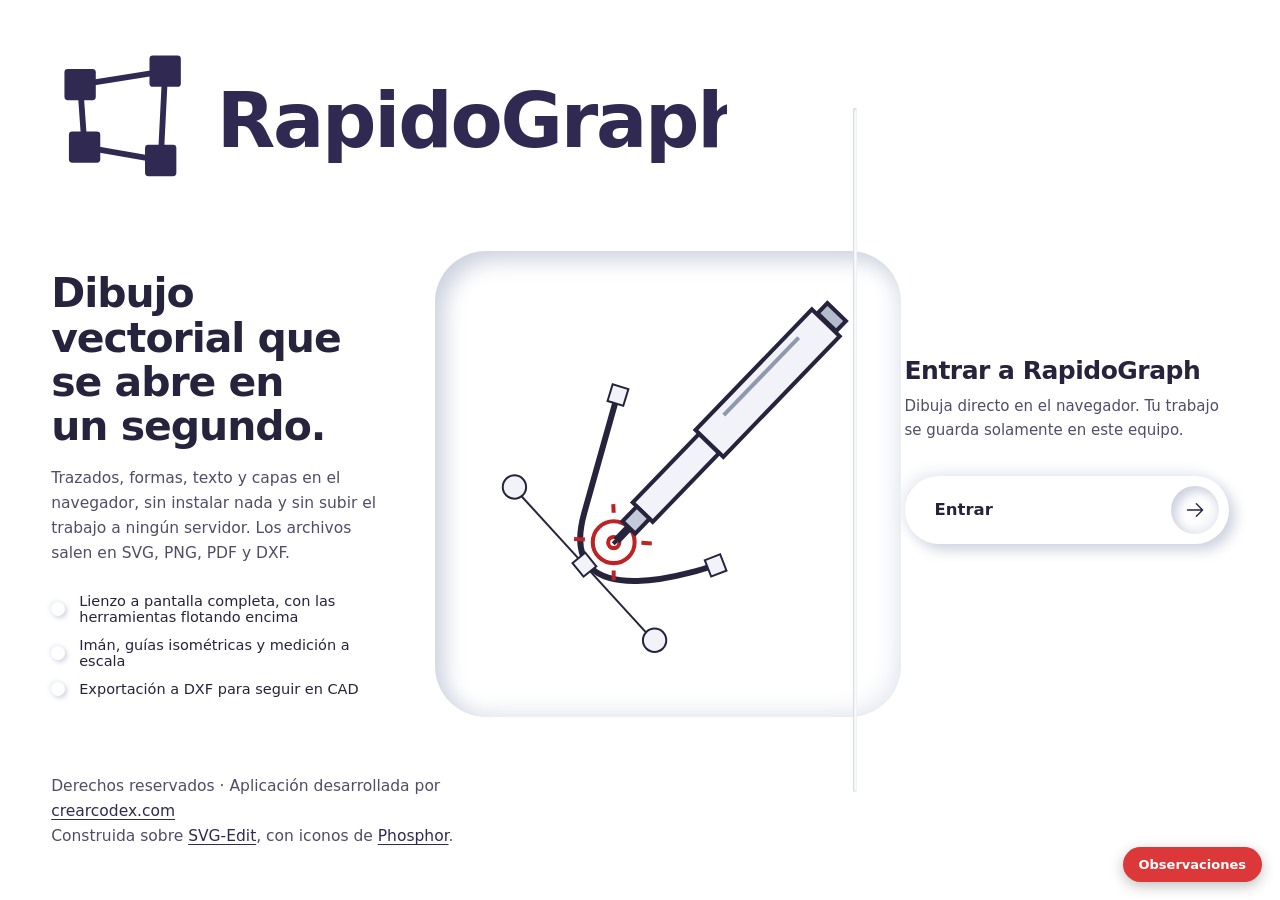
<file: index.html>
<!DOCTYPE html>
<html>

<head>
  <meta charset="utf-8" />
  <meta http-equiv="X-UA-Compatible" content="IE=edge, chrome=1" />
  <meta name="viewport" content="width=device-width, initial-scale=1.0, maximum-scale=1.0, user-scalable=no" />
  <meta name="mobile-web-app-capable" content="yes">
  <!-- No-op until loaded dynamically (could make configurable) -->
  <link rel="icon" href="./marca/glifo.svg">
  <!-- STYLESHEETS (others loaded dynamically) -->
  <style id="styleoverrides" media="screen"></style>
  <link href="./svgedit.css" rel="stylesheet" media="all">
  <script>
    // GitHub Pages deja cada archivo 10 minutos en la caché del navegador. Los
    // propios de RapidoGraph cambian seguido, así que se piden con una marca
    // distinta en cada carga; el motor de SVG-Edit sí se sigue cacheando.
    window.RG_VERSION = '?v=' + Date.now()
    document.write('<link href="./personalizacion.css' + RG_VERSION + '" rel="stylesheet" media="all">' +
      '<link href="./rapidograph.css' + RG_VERSION + '" rel="stylesheet" media="all">' +
      '<link href="./rapidograph-relieve.css' + RG_VERSION + '" rel="stylesheet" media="all">')
  </script>
  <!-- Lacking browser support -->
  <script type="module" src="./browser-not-supported.js"></script>
  <title>RapidoGraph</title>
</head>

<body style="margin:0">
<script>
  // Si el dibujo guardado del navegador quedó corrupto (causaba el aviso
  // "Unable to load SVG data" al abrir), se descarta antes de arrancar.
  try {
    for (const clave of Object.keys(localStorage)) {
      if (!clave.startsWith('svgedit-')) continue
      const valor = localStorage.getItem(clave) || ''
      if (valor && !valor.includes('<svg')) localStorage.removeItem(clave)
    }
  } catch (e) { /* sin almacenamiento */ }
</script>

  <!-- svgedit container can be positionned anywhere in the DOM
       but it must have a width and a height -->
  <!--
  <h1>SVGEdit</h1>
  <div id="container" style="width:100%;height:550px"></div>
  <h1>End</h1>
  -->
  <div id="container" style="width:100%;height:100vh"></div>
</body>
<!-- If you do not wish to add extensions by URL, you can add calls
      within the following file to svgEditor.setConfig -->
<script type="module">
  import Editor from './Editor.js'
  /* for available options see the file `docs/tutorials/ConfigOptions.md */
  const svgEditor = new Editor(document.getElementById('container'))
  svgEditor.setConfig({
    allowInitialUserOverride: true,
    extensions: [],
    noDefaultExtensions: false,
    // guarda preferencias y dibujo localmente SIN preguntar: el diálogo de
    // consentimiento de almacenamiento se abría invisible y bloqueaba el mouse
    forceStorage: true,
    // Lienzo de sensación infinita: la página es enorme y no se dibuja su borde.
    // Las reglas propias de SVG-Edit se apagan; RapidoGraph pinta las suyas.
    dimensions: [6000, 4500],
    canvas_expansion: 1.2,
    showRulers: false,
    userExtensions: [/* { pathName: '/packages/react-test/dist/react-test.js' } */]
  })
  svgEditor.init()
  if (typeof XDOMAIN !== 'undefined' && XDOMAIN) {
    svgEditor.setConfig({
      canvasName: 'xdomain', // Namespace this
      allowedOrigins: ['*']
    })
    console.info('xdomain config activated')
  }
</script>
<script type="module">
  for (const modulo of ['./rapidograph.js', './anotador.js']) {
    import(modulo + window.RG_VERSION).catch(e => console.error('No cargó ' + modulo, e))
  }
</script>

</html>
</file>
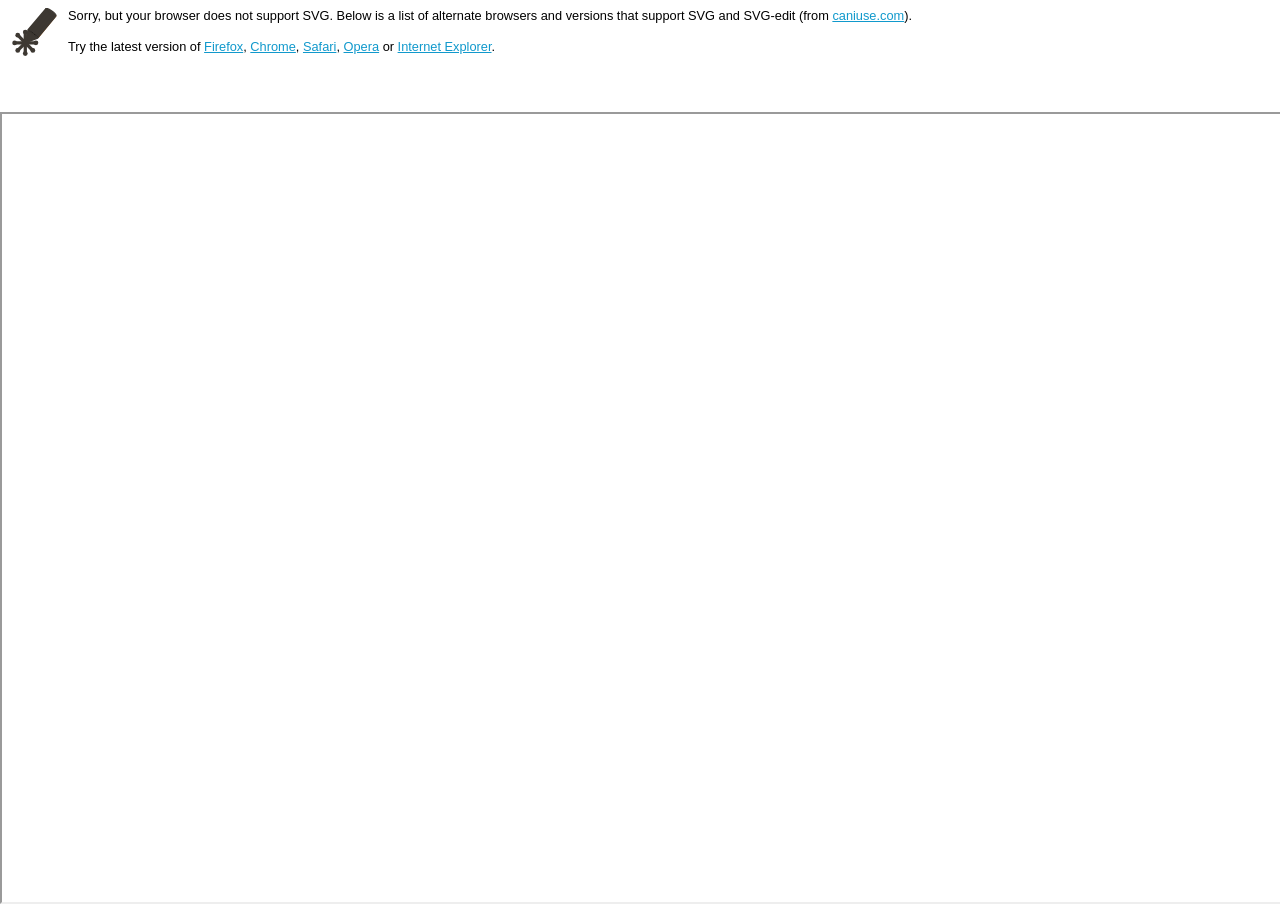
<file: browser-not-supported.html>
<!DOCTYPE html>
<html>
  <head>
    <meta charset="utf-8" />
    <meta http-equiv="X-UA-Compatible" content="chrome=1"/>
    <link rel="icon" type="image/png" href="images/logo.svg"/>
    <link rel="stylesheet" href="svgedit.css"/>
    <title>Browser does not support SVG | SVG-edit</title>
    <style>
      body {
        margin: 0;
        overflow: hidden;
      }
      p {
        font-size: 0.8em;
        font-family: Verdana, Helvetica, Arial;
        color: #000;
        padding: 8px;
        margin: 0;
      }
      #logo {
        float: left;
        padding: 10px;
      }
      #caniuse {
        position: absolute;
        top: 7em;
        bottom: 0;
        width: 100%;
      }
      #caniuse > iframe {
        height: 100%;
        width: 100%;
      }
    </style>
  </head>
  <body>
    <img id="logo" src="images/logo.svg" width="48" height="48" alt="SVG-edit logo" />
    <p>Sorry, but your browser does not support SVG. Below is a list of
        alternate browsers and versions that support SVG and SVG-edit
        (from <a href="https://caniuse.com/#cats=SVG">caniuse.com</a>).
    </p>
    <p>Try the latest version of
        <a href="https://www.getfirefox.com">Firefox</a>,
        <a href="https://www.google.com/chrome/">Chrome</a>,
        <a href="https://www.apple.com/safari/">Safari</a>,
        <a href="https://www.opera.com/download">Opera</a> or
        <a href="https://support.microsoft.com/en-us/help/17621/internet-explorer-downloads">Internet Explorer</a>.
    </p>
    <div id="caniuse">
      <iframe src="https://caniuse.com/#cats=SVG"></iframe>
    </div>
  </body>
</html>
</file>
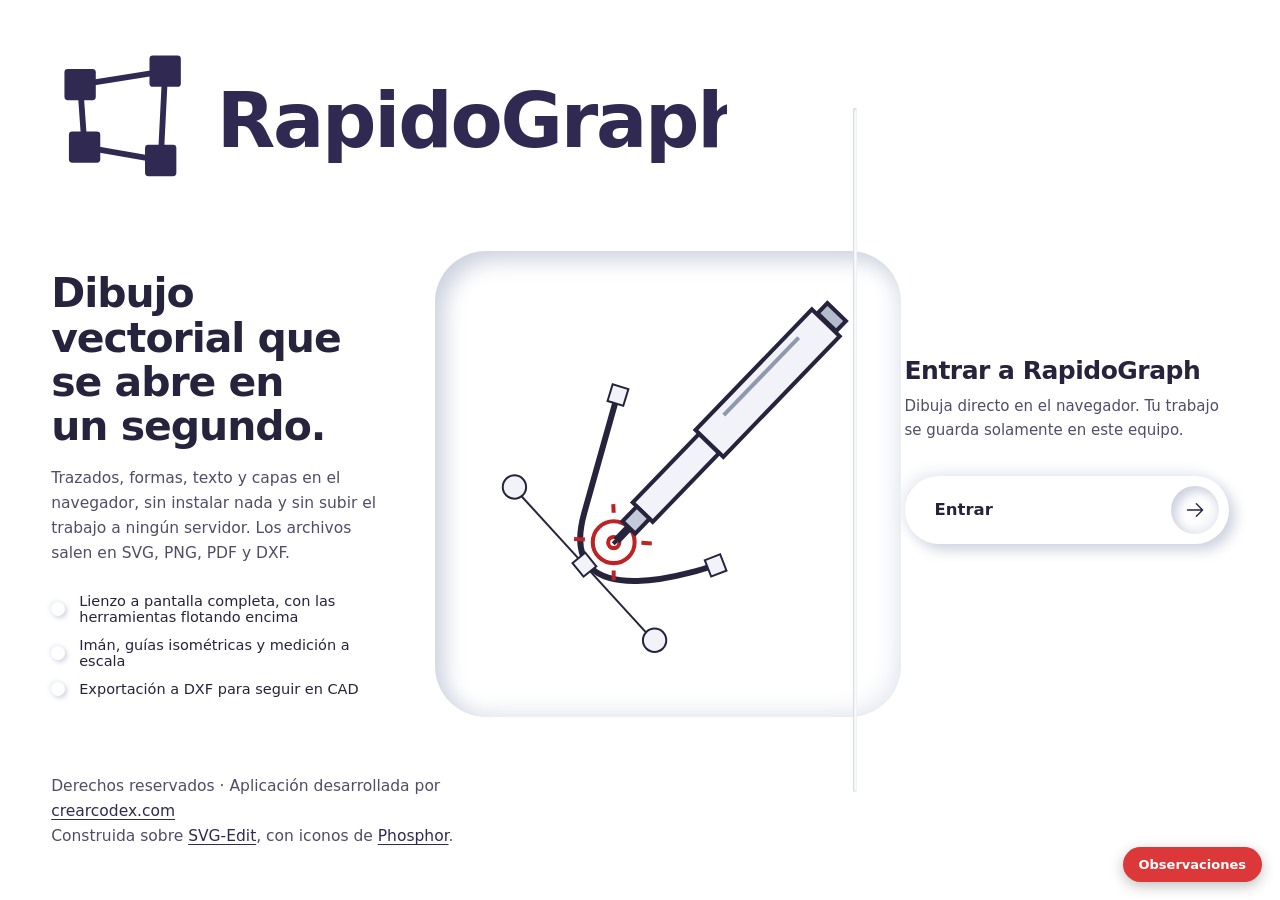
<file: inicio.html>
<!DOCTYPE html>
<html lang="es">

<head>
  <meta charset="utf-8" />
  <meta name="viewport" content="width=device-width, initial-scale=1" />
  <title>RapidoGraph — dibujo vectorial</title>
  <link rel="icon" href="./marca/glifo.svg" />
  <style>
    /* Misma superficie en relieve que el editor: un solo tono, y la forma la dan
       una sombra de luz arriba a la izquierda y otra de sombra abajo a la derecha. */
    :root {
      --nm-base: #ffffff;
      /* sobre blanco el relieve lo da la sombra gris; arriba a la izquierda queda
         un halo muy tenue que termina de dibujar cada forma */
      --nm-luz: #eef1f6;
      --nm-sombra: #cbd1de;
      --nm-sombra-honda: #b9c1d1;
      --nm-tinta: #26243d;         /* 14.9:1 sobre blanco */
      --nm-tinta-suave: #4f4d68;   /* 8.1:1 */
      --nm-acento: #bd2325;        /* 6.1:1 */
      --nm-indigo: #302a52;

      --nm-relieve: 6px 6px 14px var(--nm-sombra), -6px -6px 14px var(--nm-luz);
      --nm-relieve-alto: 10px 14px 26px var(--nm-sombra-honda), -9px -9px 20px var(--nm-luz);
      --nm-relieve-bajo: 2px 2px 5px var(--nm-sombra), -2px -2px 5px var(--nm-luz);
      --nm-hundido: inset 5px 5px 11px var(--nm-sombra), inset -5px -5px 11px var(--nm-luz);
      --nm-bandeja: inset 9px 9px 22px var(--nm-sombra), inset -9px -9px 22px var(--nm-luz);

      --nm-tiempo: 200ms;
      --nm-curva: cubic-bezier(0.22, 1, 0.36, 1);
    }

    * { box-sizing: border-box; }

    html { background: var(--nm-base); }

    body {
      margin: 0;
      min-height: 100vh;
      display: grid;
      grid-template-columns: 2fr 1fr;
      font-family: 'Segoe UI', Inter, system-ui, sans-serif;
      color: var(--nm-tinta);
      background: var(--nm-base);
    }

    ::selection { background: rgba(48, 42, 82, .22); }

    /* ---------- presentación ---------- */
    .presentacion {
      padding: clamp(28px, 4vw, 64px);
      display: flex;
      flex-direction: column;
      justify-content: space-between;
      gap: clamp(24px, 3vw, 40px);
      min-width: 0;
    }

    .presentacion img.logo {
      display: block;
      width: min(720px, 90%);
      height: auto;
    }

    .contenido {
      display: grid;
      grid-template-columns: minmax(340px, 1fr) auto;
      align-items: center;
      gap: clamp(28px, 3.4vw, 56px);
    }

    h1 {
      margin: 0 0 18px;
      max-width: 20ch;
      font-size: clamp(30px, 3.2vw, 46px);
      line-height: 1.08;
      letter-spacing: -0.025em;
      text-wrap: balance;
    }

    .presentacion p {
      margin: 0;
      max-width: 46ch;
      font-size: 15.5px;
      line-height: 1.6;
      color: var(--nm-tinta-suave);
    }

    .capacidades {
      list-style: none;
      margin: 28px 0 0;
      padding: 0;
      display: grid;
      gap: 12px;
      font-size: 14.5px;
      color: var(--nm-tinta);
    }

    .capacidades li {
      display: flex;
      align-items: center;
      gap: 14px;
    }

    /* la viñeta es un botón en miniatura, del mismo relieve que los del editor */
    .capacidades li::before {
      content: "";
      flex: 0 0 auto;
      width: 14px;
      height: 14px;
      border-radius: 50%;
      background: var(--nm-base);
      box-shadow: var(--nm-relieve-bajo);
    }

    /* el dibujo del lápiz descansa en una bandeja hundida en la superficie */
    .vitrina {
      justify-self: end;
      padding: clamp(18px, 2.2vw, 36px);
      border-radius: clamp(32px, 4vw, 60px);
      background: var(--nm-base);
      box-shadow: var(--nm-bandeja);
    }

    /* grande, pero sin salirse: el alto de la ventana también manda */
    .vitrina img {
      display: block;
      width: clamp(260px, min(32vw, 46vh), 720px);
      height: auto;
    }

    .pie {
      font-size: 12.5px;
      line-height: 1.7;
      color: var(--nm-tinta-suave);
    }

    .pie a {
      color: var(--nm-indigo);
      text-underline-offset: 3px;
    }

    .pie a:focus-visible,
    #entrar:focus-visible {
      outline: 2px solid var(--nm-indigo);
      outline-offset: 4px;
    }

    /* ---------- ingreso ---------- */
    .ingreso {
      position: relative;
      display: flex;
      align-items: center;
      justify-content: center;
      padding: clamp(28px, 4vw, 64px);
    }

    /* surco que separa las dos zonas sin dibujar una barra */
    .ingreso::before {
      content: "";
      position: absolute;
      left: 0;
      top: 12%;
      bottom: 12%;
      width: 4px;
      border-radius: 4px;
      background: var(--nm-base);
      box-shadow: inset 1px 1px 2px var(--nm-sombra), inset -1px -1px 2px var(--nm-luz);
    }

    .entrada {
      width: 100%;
      max-width: 360px;
    }

    h2 {
      margin: 0 0 10px;
      font-size: 25px;
      letter-spacing: -0.02em;
    }

    .subtitulo {
      margin: 0 0 34px;
      font-size: 15px;
      line-height: 1.55;
      color: var(--nm-tinta-suave);
    }

    #entrar {
      width: 100%;
      display: flex;
      align-items: center;
      justify-content: space-between;
      gap: 16px;
      font: inherit;
      font-size: 16.5px;
      font-weight: 600;
      color: var(--nm-tinta);
      background: var(--nm-base);
      border: 0;
      border-radius: 999px;
      padding: 10px 10px 10px 30px;
      box-shadow: var(--nm-relieve);
      cursor: pointer;
      transition: transform var(--nm-tiempo) var(--nm-curva), box-shadow var(--nm-tiempo) ease, color var(--nm-tiempo) ease;
    }

    /* la flecha vive en su propio círculo hundido: es lo que cambia al pulsar */
    #entrar .flecha {
      flex: 0 0 auto;
      display: grid;
      place-items: center;
      width: 48px;
      height: 48px;
      border-radius: 50%;
      background: var(--nm-base);
      box-shadow: var(--nm-hundido);
      color: var(--nm-tinta);
      transition: color var(--nm-tiempo) ease;
    }

    #entrar .flecha svg {
      display: block;
      transition: transform var(--nm-tiempo) var(--nm-curva);
    }

    #entrar:hover {
      transform: translateY(-3px);
      box-shadow: var(--nm-relieve-alto);
    }

    #entrar:hover .flecha svg { transform: translateX(3px); }

    #entrar:active {
      transform: translateY(0) scale(0.985);
      box-shadow: var(--nm-hundido);
      color: var(--nm-acento);
    }

    #entrar:active .flecha { color: var(--nm-acento); }
    #entrar:active .flecha svg { transform: translateX(6px) scale(0.9); }

    /* ---------- pantallas estrechas ---------- */
    @media (max-width: 1100px) {
      .contenido { grid-template-columns: 1fr; }
      .vitrina { justify-self: start; }
      .vitrina img { width: clamp(240px, min(58vw, 52vh), 520px); }
    }

    @media (max-width: 860px) {
      body { grid-template-columns: 1fr; }
      .presentacion { gap: 28px; }
      .ingreso { padding-top: 12px; }
      .ingreso::before { left: 12%; right: 12%; top: 0; bottom: auto; width: auto; height: 4px; }
      .entrada { max-width: 420px; }
    }

    @media (prefers-reduced-motion: reduce) {
      :root { --nm-tiempo: 0ms; }
      #entrar:hover, #entrar:active { transform: none; }
      #entrar:hover .flecha svg, #entrar:active .flecha svg { transform: none; }
    }
  </style>
</head>

<body>
  <section class="presentacion">
    <img class="logo" src="./marca/rapidograph-tinta.svg" alt="RapidoGraph" width="720" height="153" />
    <div class="contenido">
      <div>
        <h1>Dibujo vectorial que se abre en un segundo.</h1>
        <p>
          Trazados, formas, texto y capas en el navegador, sin instalar nada y sin subir
          el trabajo a ningún servidor. Los archivos salen en SVG, PNG, PDF y DXF.
        </p>
        <ul class="capacidades">
          <li>Lienzo a pantalla completa, con las herramientas flotando encima</li>
          <li>Imán, guías isométricas y medición a escala</li>
          <li>Exportación a DXF para seguir en CAD</li>
        </ul>
      </div>
      <div class="vitrina">
        <img src="./marca/lapiz-portada-relieve.svg" width="1200" height="1200"
          alt="Lápiz dibujando un trazado vectorial con nodos" />
      </div>
    </div>
    <p class="pie">
      Derechos reservados · Aplicación desarrollada por
      <a href="https://crearcodex.com">crearcodex.com</a><br>
      Construida sobre <a href="https://github.com/SVG-Edit/svgedit">SVG-Edit</a>,
      con iconos de <a href="https://phosphoricons.com">Phosphor</a>.
    </p>
  </section>

  <section class="ingreso">
    <div class="entrada">
      <h2>Entrar a RapidoGraph</h2>
      <p class="subtitulo">
        Dibuja directo en el navegador. Tu trabajo se guarda solamente en este equipo.
      </p>
      <button type="button" id="entrar">
        Entrar
        <span class="flecha" aria-hidden="true">
          <svg width="22" height="22" viewBox="0 0 256 256" fill="currentColor">
            <path d="M221.66,133.66l-72,72a8,8,0,0,1-11.32-11.32L196.69,136H40a8,8,0,0,1,0-16H196.69L138.34,61.66a8,8,0,0,1,11.32-11.32l72,72A8,8,0,0,1,221.66,133.66Z" />
          </svg>
        </span>
      </button>
    </div>
  </section>

  <script type="module">
    document.getElementById('entrar').addEventListener('click', () => {
      try {
        localStorage.setItem('rg_sesion', JSON.stringify({ correo: null, desde: new Date().toISOString() }))
      } catch { /* modo privado: el editor abre igual */ }
      location.href = './index.html'
    })
  </script>
  <script type="module">
    import('./anotador.js?v=' + Date.now()).catch(e => console.error('No cargó el anotador', e))
  </script>
</body>

</html>
</file>
<file: svgedit.css>
:root {
  --main-bg-color: #72797A;
  --text-color: #000000;
  --border-color: #808080;
  --canvas-bg-color: #B2B2B2;
  --link-color: #19c;
  --ruler-color: #B2B2B2;
  --icon-bg-color: #72797A;
  --icon-bg-color-hover: #2B3C45;
  --input-color: #B2B2B2;
  --orange-color: #f9bc01;
  --global-se-spin-input-width: 82px;
  --top-toolbar-min-height: 80px;
}

.svg_editor * {
  transform-origin: 0 0;
}

.svg_editor {
  display: grid;
  grid-template-rows: minmax(var(--top-toolbar-min-height), auto) 15px 1fr 40px;
  grid-template-columns: 40px 15px 50px 1fr 15px;
  grid-template-areas:
    "main main   main top top"
    "left corner rulerX rulerX side"
    "left rulerY workarea workarea side"
    "left bottom bottom bottom bottom";
  font-size: 8pt;
  background: var(--main-bg-color);
  font-family: Verdana, Helvetica, Arial;
  color: var(--text-color);
  user-select: text;
  width: 100%;
  height: 100%;
}

#title_panel>p {
  color: white;
  padding-left: 5px;
  padding-right: 3px;
  font-weight: bold;
}

/* class to open the right panel */
.svg_editor.open {
  grid-template-columns: 34px 15px 50px 1fr 220px;
}

#svgroot {
  user-select: none;
  position: absolute;
  top: 0;
  left: 0;
}

#workarea {
  grid-area: workarea;
  background-color: #A0A0A0;
  border: 1px solid var(--border-color);
  overflow: auto;
  text-align: center;
}

#svgcanvas {
  line-height: normal;
  display: inline-block;
  background: var(--canvas-bg-color);
  text-align: center;
  vertical-align: middle;
  position: relative;
}

#sidepanels {
  grid-area: side;
}

#sidepanel_handle {
  writing-mode: vertical-rl;
  text-orientation: upright;
  color: white;
  position: absolute;
  cursor: pointer;
  top: 50%;
}

.svg_editor:not(.open) #sidepanel_content {
  display: none;
}

a {
  color: var(--link-color);
}

hr {
  border: none;
  border-bottom: 1px solid var(--border-color);
}

#linkLabel>svg {
  height: 20px;
  padding-top: 4px;
}

#layersLabel {
  color: white;
}

#layerpanel {
  user-select: none;
  padding-left: 15px;
}

#layerbuttons {
  margin: 0;
  padding: 0;
  padding-left: 2px;
  padding-right: 2px;
  width: 125px;
  height: 20px;
  border: 0px;
  overflow: hidden;
  display: flex;
  justify-content: center;
  align-items: center;
}

#layerlist {
  margin: 1px;
  padding: 0;
  width: 132px;
  border-collapse: collapse;
  border: 1px solid var(--border-color);
  background-color: #FFFFFF;
}

#layerlist tr.layer {
  background-color: #FFFFFF;
  margin: 0;
  padding: 0;
}

#layerlist tr.layersel {
  border: 1px solid var(--border-color);
  background-color: #CCCCCC;
}

#layerlist td.layervis {
  width: 22px;
  cursor: pointer;
}

#layerlist td.layerinvis {
  background-image: none;
  cursor: pointer;
}

#layerlist td.layervis * {
  display: block;
}

#layerlist td.layerinvis * {
  display: none;
}

#layerlist td.layername {
  cursor: pointer;
}

#layerlist td.layername:hover {
  color: blue;
}

#layerlist tr.layersel td.layername {
  font-weight: bold;
}

#selLayerLabel {
  white-space: nowrap;
}

#selLayerNames {
  display: block;
  top: -8px;
  position: relative;
}

/* Main button
—————————————————————————————*/

#main_button {
  grid-area: main;
  color: #fff;
  border-radius: 3px;
  padding-block: 2px;
  padding-left: 3px;
  height: 34px;
}

#main_icon {
  position: relative;
  top: -2px;
  left: -2px;
  width: 95px;
  line-height: 26px;
}

#main_icon:hover {
  background: #eee !important;
}

#main_icon.buttondown {
  background: #eee !important;
  -moz-box-shadow: none !important;
  -webkit-box-shadow: none !important;
  box-shadow: none !important;
  border-radius: 3px 3px 0 0;
}

#logo {
  margin-top: -2px;
}

#logo img {
  border: 0;
  width: 28px;
  height: 28px;
}

#main_icon>div {
  float: left;
}

#main_button .dropdown {
  position: absolute;
  right: 7px;
  top: 4px;
}

#main_icon span {
  position: absolute;
  top: 0;
  left: 0;
  bottom: 0;
  right: 0;
  display: block;
  z-index: 2;
  font-weight: bold;
  padding-left: 34px;
  line-height: 32px;
  font-family: sans-serif;
}

#main_menu {
  z-index: 12;
  background: #eee;
  position: relative;
  width: 230px;
  padding: 5px;
  -moz-box-shadow: #555 1px 1px 4px;
  -webkit-box-shadow: #555 1px 1px 4px;
  box-shadow: #555 1px 1px 4px;
  font-size: 1.1em;
  display: none;
  overflow: hidden;
  clear: both;
  top: -9px;
}

#main_menu ul,
#main_menu li {
  list-style: none;
  margin: 0;
  padding: 0;
}

#main_menu li {
  /*  height: 35px;*/
  line-height: 22px;
  padding-top: 7px;
  padding-left: 7px;
  margin: -5px;
  overflow: auto;
  cursor: pointer;
}

#main_menu li:hover {
  background: #FFC;
}

#main_menu li>div {
  float: left;
  padding-right: 5px;
}

#main_menu p {
  margin-top: 5px;
}

/*—————————————————————————————*/

#tools_top {
  grid-area: top;
  display: flex;
  flex-direction: row;
  flex-wrap: wrap;
  align-items: flex-start;
  align-content: flex-start;
  background-color: var(--main-bg-color);
  min-height: var(--top-toolbar-min-height);
}

#tools_top>* {
  display: flex;
  flex-direction: row;
  flex-wrap: wrap;
  background-color: var(--main-bg-color);
}

/*—————————————————————————————*/

#tools_bottom {
  grid-area: bottom;
  overflow-x: auto;
  overflow-y: hidden;
  display: flex;
  align-items: center;
  scrollbar-width: thin;
  /* Firefox */
}

#tools_bottom::-webkit-scrollbar {
  /* Chrome, Edge, and Safari */
  width: 3px;
  height: 3px;
}

#tools_bottom se-list,
#tools_bottom se-select {
  margin-bottom: 8px;
}

#zoom {
  color: var(--text-color);
  background-color: var(--main-bg-color);
  border: none;
}

/*—————————————————————————————*/

#tools_left {
  grid-area: left;
  border-right: none;
  margin-left: auto;
  margin-right: auto;
  overflow-y: scroll;
  scrollbar-width: none;
  /* Firefox */
  user-select: none;
}

#tools_left::-webkit-scrollbar {
  /* Chrome, Edge, and Safari */
  width: 3px;
}

#tools_left::-webkit-scrollbar-track,
#tools_bottom::-webkit-scrollbar-track {
  background: transparent;
}

#tools_left::-webkit-scrollbar-thumb,
#tools_bottom::-webkit-scrollbar-thumb {
  background-color: rgb(70, 70, 70);
}

/* End scrollbar styling */

/*—————————————————————————————*/

#workarea.wireframe #svgcontent * {
  fill: none;
  stroke: #000;
  stroke-width: 1px;
  stroke-opacity: 1.0;
  stroke-dasharray: 0;
  opacity: 1;
  pointer-events: stroke;
  filter: none;
}

#workarea.wireframe #svgcontent text {
  fill: #000;
  stroke: none;
}

#workarea.wireframe #canvasBackground>rect {
  fill: #FFF !important;
}

#cur_context_panel {
  grid-area: rulerX;
  line-height: 22px;
  overflow: auto;
  padding-left: 5px;
  font-size: 12px;
  background: rgba(0, 0, 0, 0.8);
  color: #ccc;
}

#cur_context_panel a {
  float: none;
  text-decoration: none;
}

#cur_context_panel a:hover {
  text-decoration: underline;
}

input[type=text] {
  padding: 2px;
}

.dropdown {
  position: relative;
}

.dropdown button {
  width: 15px;
  height: 21px;
  margin: 6px 0 0 1px;
  padding: 0;
  border-left: 1px solid #FFFFFF;
  border-top: 1px solid #FFFFFF;
  border-right: 1px solid var(--border-color);
  border-bottom: 1px solid var(--border-color);
  background-color: #E8E8E8;
}

.dropdown button.down {
  border-left: 1px solid var(--border-color);
  border-top: 1px solid var(--border-color);
  border-right: 1px solid #FFFFFF;
  border-bottom: 1px solid #FFFFFF;
  background-color: #5a6162;
}

.dropdown ul {
  list-style: none;
  position: absolute;
  margin: 0;
  padding: 0;
  left: -85px;
  top: 26px;
  z-index: 4;
  display: none;
}

.dropup ul {
  top: auto;
  bottom: 24px;
}

.dropdown li {
  display: block;
  width: 120px;
  padding: 4px;
  background: #E8E8E8;
  border: 1px solid #5a6162;
  margin: 0 0 -1px 0;
  line-height: 16px;
}

.dropdown li:hover {
  background-color: #FFC;
}

.dropdown li.special {
  padding: 10px 4px;
}

.dropdown li.special:hover {
  background: #FFC;
}

#font_family_dropdown-list li {
  font-size: 1.4em;
}

#font_family {
  margin-left: 5px;
  margin-right: 0;
}

#main_menu li#tool_open,
#main_menu li#tool_import {
  position: relative;
  overflow: hidden;
}

#tool_image {
  overflow: hidden;
}

#tool_open input,
#tool_import input,
#tool_image input {
  position: absolute;
  opacity: 0;
  font-size: 10em;
  top: -5px;
  right: -5px;
  margin: 0;
  cursor: pointer;
  /* Sadly doesn't appear to have an effect */
}

.disabled {
  opacity: 0.5;
  cursor: default;
}

.tool_sep {
  border-left: 1px outset #EEE;
  margin: 5px 1px;
  height: 30px;
}

.width_label {
  padding-right: 5px;
}

#text {
  position: absolute;
  left: -9999px;
}

.bottom-icon {
  width: 22px;
}

#palette {
  margin-left: auto;
  margin-right: 16px;
  display: flex;
  align-items: center;
}

#stroke_expand {
  width: 0;
  overflow: hidden;
}

#toggle_stroke_tools {
  position: absolute;
  right: 0;
  top: 0;
  bottom: 0;
  width: 25px;
  text-align: center;
  border-radius: 0 3px 3px 0;
  margin: 0;
}

#toggle_stroke_tools:before {
  content: '>>';
  letter-spacing: -3px;
  font-weight: bold;
  color: #666;
}

.expanded #toggle_stroke_tools:before {
  content: '<<';
}

#toggle_stroke_tools:hover {
  background: white;
}

#tool_opacity {
  right: 0;
}

#tool_opacity {
  overflow: visible;
}

ul li.current {
  background-color: #F4E284;
}

#copyright {
  text-align: right;
  padding-right: .3em;
}

.overlay {
  position: absolute;
  top: 0;
  right: 0;
  left: 0;
  bottom: 0;
  background-color: black;
  opacity: 0.6;
  z-index: 5;
}

#save_output_btns {
  display: none;
  text-align: left;
}

#save_output_btns p {
  margin: .5em 1.5em;
  display: inline-block;
}

#bg_blocks {
  overflow: auto;
  margin-left: 30px;
}

/* ------------ */

.dropdown li.tool_button {
  width: 24px;
}
</file>
<file: personalizacion.css>
/* ---------------------------------------------------------------
   Personalización Archiblocks para SVG-Edit
   Paleta: grafito #3d3832 · crema #f6f6f7 · marfil #ffffff
           rojo #dc3839 · tinto #c2302f
   Tonos derivados para rellenos y bordes: #e8e8ec, #dfdfe4, #fbe3e3
   --------------------------------------------------------------- */

:root {
  /* --- paleta de la interfaz --- */
  --main-bg-color: #f6f6f7;        /* barras de herramientas */
  --icon-bg-color: #ffffff;        /* fondo de cada botón */
  --icon-bg-color-hover: #dc3839;  /* botón bajo el cursor o activo */
  --text-color: #3d3832;
  --border-color: #dfdfe4;
  --canvas-bg-color: #ffffff;
  --ruler-color: #ffffff;
  --input-color: #ffffff;
  --link-color: #c2302f;
  --orange-color: #dc3839;

  /* --- tamaño de los iconos de herramienta --- */
  --se-icono: 34px;
  --se-icono-relleno: 5px;
  --se-icono-margen: 5px 2px;
  --se-icono-filtro-activo: brightness(0) invert(1); /* icono blanco sobre rojo */

  --top-toolbar-min-height: 92px;
}

.svg_editor {
  font-family: 'Segoe UI', Inter, system-ui, sans-serif;
  font-size: 8.5pt;
  /* la columna izquierda se adapta al ancho de la barra de herramientas */
  grid-template-columns: auto 15px 50px 1fr 15px;
}

.svg_editor.open {
  grid-template-columns: auto 15px 50px 1fr 220px;
}

/* Con los iconos grandes, la barra de herramientas ya no cabe en una sola
   columna en pantallas normales: en vez de esconder herramientas tras un
   desplazamiento, se reparte en varias columnas según la altura disponible. */
#tools_left {
  display: flex;
  flex-direction: column;
  flex-wrap: wrap;
  align-content: flex-start;
  height: 100%;
  overflow: visible;
  margin: 0;
}

/* --- lienzo y reglas --- */
#workarea { background-color: #e8e8ec; }
#ruler_x, #ruler_y, #ruler_corner { border-color: var(--border-color) !important; }

/* --- textos que el tema original ponía en blanco --- */
#title_panel > p,
#layersLabel,
#sidepanel_handle { color: var(--text-color); }

/* --- botón y menú principal --- */
#main_button { color: var(--text-color); }
#main_icon:hover, #main_icon.buttondown { background: #ffffff !important; }
#main_menu {
  background: #ffffff;
  box-shadow: rgba(61, 56, 50, .25) 0 2px 8px;
  border: 1px solid var(--border-color);
}
#main_menu li:hover { background: #fbe3e3; }

/* --- listas desplegables --- */
.dropdown button {
  border-color: var(--border-color);
  background-color: #ffffff;
}
.dropdown button.down { background-color: #e8e8ec; }
.dropdown li {
  background: #ffffff;
  border: 1px solid var(--border-color);
}
.dropdown li:hover,
.dropdown li.special:hover,
ul li.current { background-color: #fbe3e3; }

/* --- panel de capas --- */
#layerlist { background-color: #ffffff; }
#layerlist tr.layer { background-color: #ffffff; }
#layerlist tr.layersel { background-color: #fbe3e3; }

/* --- campos de texto y numéricos --- */
se-input, se-spin-input, elix-input, elix-number-spin-box, input, select {
  color: var(--text-color);
}

/* --- detalles sueltos --- */
#toggle_stroke_tools:before { color: var(--text-color); }
#toggle_stroke_tools:hover { background: #ffffff; }
#tools_left::-webkit-scrollbar-thumb,
#tools_bottom::-webkit-scrollbar-thumb { background-color: #a9a9b0; }
#tool_tooltip { color: #ffffff; }

/* ---------------------------------------------------------------
   Interacción y detalles de acabado
   Criterios tomados de las habilidades instaladas (impeccable ·
   emil-design-eng): el hover no puede confundirse con el estado
   activo, la pulsación se siente, las transiciones son cortas e
   interrumpibles, y las superficies del navegador (selección,
   cursor de texto, barras de desplazamiento, foco) también se
   visten con la paleta.
   --------------------------------------------------------------- */

:root {
  --se-hover: #e8e8ec;              /* cursor encima: crema oscura, no rojo */
  --se-pulsacion: scale(0.96);      /* respuesta al clic */
  --se-transicion: 120ms;
  --se-curva: cubic-bezier(0.23, 1, 0.32, 1);
  --se-radio: 6px;
  --se-desactivado: 0.4;
  --se-desplegable-x: 50px;         /* separación de los menús desplegables */
}

/* Quien haya pedido menos movimiento en su sistema, no lo recibe. */
@media (prefers-reduced-motion: reduce) {
  :root {
    --se-transicion: 0s;
    --se-pulsacion: none;
  }
}

/* --- separación entre zonas: sombra con desplazamiento y difuminado --- */
#tools_top {
  box-shadow: 0 1px 0 rgba(61, 56, 50, .12), 0 3px 8px rgba(61, 56, 50, .07);
  z-index: 2;
  gap: 2px 6px;
  padding-top: 2px;
}

#tools_bottom {
  border-top: 1px solid var(--border-color);
  gap: 4px;
}

#tools_left { box-shadow: 1px 0 0 rgba(61, 56, 50, .10); }

/* --- superficies del navegador --- */
::selection {
  background: rgba(220, 56, 57, .22);
  color: #3d3832;
}

input, textarea, [contenteditable] { caret-color: #dc3839; }

* {
  scrollbar-width: thin;
  scrollbar-color: #c3c3ca transparent;
}

#layerlist::-webkit-scrollbar,
#sidepanel_content::-webkit-scrollbar { width: 8px; height: 8px; }

#layerlist::-webkit-scrollbar-thumb,
#sidepanel_content::-webkit-scrollbar-thumb {
  background-color: #c3c3ca;
  border-radius: 4px;
}

/* Foco visible sólo para quien navega con teclado. */
input:focus-visible,
select:focus-visible,
button:focus-visible,
se-button:focus-visible,
se-input:focus-visible,
se-spin-input:focus-visible,
elix-input:focus-visible {
  outline: 2px solid #dc3839;
  outline-offset: 1px;
  border-radius: 3px;
}

/* --- legibilidad de los campos numéricos --- */
.svg_editor { font-size: 11.5px; }

se-spin-input, se-input, elix-number-spin-box, elix-input, input, #zoom {
  font-variant-numeric: tabular-nums;
}

/* --- estados --- */
#layerlist tr.layer:hover { background-color: #f1f1f4; }
.dropdown li, #main_menu li { transition: background-color var(--se-transicion) ease; }

/* --- superficies flotantes: menús, desplegables y diálogos --- */
:root {
  --se-sombra: 0 2px 4px rgba(61, 56, 50, .10), 0 8px 24px rgba(61, 56, 50, .14);
  --se-dialogo-fondo: #ffffff;
  --se-dialogo-texto: #3d3832;
}

#dialog_content input[type="text"],
#dialog_content select { color: var(--text-color); }
</file>
<file: rapidograph.css>
/* ===============================================================
   RapidoGraph — capa de interfaz sobre SVG-Edit
   Se carga después de svgedit.css y personalizacion.css.

   Paleta: tinta #302a52 (banda y marca) · crema #f6f6f7 (barras)
           marfil #ffffff (superficies) · grafito #3d3832 (texto)
           rojo #dc3839 (herramienta activa)
   =============================================================== */

:root {
  --rg-tinta: #302a52;
  --rg-tinta-alta: #423a6d;
  --rg-tinta-texto: #e9e5f5;
  --rg-banda: 232px;
  --se-icono-chico: 26px;        /* botones del panel de capas */
  --se-icono-chico-relleno: 4px;
}

/* --- rejilla: la banda llega hasta arriba; la barra queda a su derecha --- */
.svg_editor {
  position: relative;
  grid-template-columns: var(--rg-banda) 1fr;
  grid-template-rows: auto 1fr auto;
  grid-template-areas:
    "banda    top"
    "banda    workarea"
    "bottom   bottom";
}

.svg_editor.open {
  grid-template-columns: var(--rg-banda) 1fr;
}

#tools_top { grid-area: top; }
#workarea { grid-area: workarea; }
#tools_bottom { grid-area: bottom; }
#rg_banda { grid-area: banda; }

/* Las reglas originales se sustituyen por las que se dibujan pegadas a la página. */
#ruler_x, #ruler_y, #ruler_corner { display: none; }

/* --- barra superior --- */
#tools_top {
  align-items: center;
  padding: 4px 10px 2px;
  row-gap: 2px;
}

#rg_sesion {
  margin-left: auto;
  display: flex;
  align-items: center;
  gap: 8px;
  color: var(--text-color);
  flex: 0 0 auto;
}

#rg_sesion .rg_correo {
  max-width: 190px;
  overflow: hidden;
  text-overflow: ellipsis;
  white-space: nowrap;
  opacity: .8;
}

.rg_boton {
  font: inherit;
  color: var(--text-color);
  background: #ffffff;
  border: 1px solid var(--border-color);
  border-radius: var(--se-radio, 6px);
  padding: 5px 11px;
  cursor: pointer;
  transition: background-color var(--se-transicion, 0s) ease,
              transform var(--se-transicion, 0s) var(--se-curva, ease-out);
}

.rg_boton:hover { background: var(--se-hover, #e8e8ec); }
.rg_boton:active { transform: var(--se-pulsacion, none); }

/* --- banda oscura, de arriba a abajo --- */
#rg_banda {
  background: var(--rg-tinta);
  color: var(--rg-tinta-texto);
  padding: 18px 14px;
  display: flex;
  flex-direction: column;
  gap: 14px;
  overflow: auto;
}

/* logotipo centrado, en blanco */
#rg_marca {
  display: flex;
  justify-content: center;
  padding: 2px 0 6px;
}

#rg_marca img { width: 206px; height: auto; }

/* comandos de archivo (los del antiguo menú SVG-Edit) */
#rg_acciones {
  display: flex;
  flex-wrap: wrap;
  justify-content: center;
  gap: 4px;
  padding-bottom: 4px;
  border-bottom: 1px solid var(--rg-tinta-alta);
}

.rg_accion {
  width: 36px;
  height: 36px;
  display: grid;
  place-items: center;
  background: transparent;
  border: none;
  border-radius: 8px;
  cursor: pointer;
  transition: background-color var(--se-transicion, 0s) ease,
              transform var(--se-transicion, 0s) var(--se-curva, ease-out);
}

.rg_accion:hover { background: var(--rg-tinta-alta); }
.rg_accion:active { transform: var(--se-pulsacion, none); }
.rg_accion img { display: block; }

.rg_accion:focus-visible {
  outline: 2px solid var(--rg-tinta-texto);
  outline-offset: 1px;
}

#rg_banda .rg_titulo {
  font-size: 10.5px;
  font-weight: 700;
  letter-spacing: .09em;
  text-transform: uppercase;
  color: #a79fd0;
  margin: 0;
}

#rg_banda #sidepanels {
  grid-area: auto;
  position: static;
  width: auto;
}

#rg_banda #sidepanel_handle { display: none; }
#rg_banda #sidepanel_content { display: block !important; }

#rg_banda #layerpanel { padding-left: 0; }
#rg_banda #layersLabel { display: none; }

#rg_banda #layerbuttons {
  width: auto;
  height: auto;
  justify-content: flex-start;
  gap: 3px;
  padding: 0;
  margin-bottom: 8px;
}

#rg_banda #sidepanels { flex: 1; display: flex; flex-direction: column; }
#rg_banda #sidepanel_content { flex: 1; display: flex !important; flex-direction: column; }
#rg_banda #layerpanel { flex: 1; display: flex; flex-direction: column; }

#rg_banda #layerlist {
  width: 100%;
  margin: 0;
  border-color: transparent;
  border-radius: var(--se-radio, 6px);
  overflow: auto;
  flex: 1;
  min-height: 180px;
  display: block;
  background: #ffffff;
}

#rg_banda #layerlist tbody { display: table; width: 100%; }

#rg_banda #layerlist tr.layer > td { padding: 3px 4px; }
#rg_banda #selLayerNames { margin-top: 10px; }
#rg_banda p { color: var(--rg-tinta-texto); margin: 6px 0 0; }

/* --- panel flotante de herramientas (fuera de la banda) --- */
#rg_paleta {
  position: absolute;
  left: calc(var(--rg-banda) + 18px);
  top: calc(var(--top-toolbar-min-height) + 18px);
  z-index: 6;
  background: #ffffff;
  border: 1px solid var(--border-color);
  border-radius: 12px;
  box-shadow: 0 2px 4px rgba(48, 42, 82, .10), 0 10px 28px rgba(48, 42, 82, .16);
  padding: 6px;
  display: flex;
}

#rg_paleta #tools_left {
  position: static;
  box-shadow: none;
  overflow: visible;
  height: auto;
}

/* --- barra inferior: la paleta de colores va a la izquierda --- */
#palette.rg_izquierda {
  margin-left: 8px;
  margin-right: 0;
  order: 0;
}

/* --- reglas y guías pegadas a la página --- */
.rg_regla {
  position: absolute;
  z-index: 3;
  pointer-events: none;
  background: #ffffff;
  display: none;
}

#rg_guias { background: transparent; z-index: 2; }

/* --- panel de configuración de guías --- */
#rg_panel_guias {
  position: absolute;
  z-index: 12;
  min-width: 230px;
  background: #ffffff;
  border: 1px solid var(--border-color);
  border-radius: 10px;
  box-shadow: var(--se-sombra, 0 8px 24px rgba(48, 42, 82, .2));
  padding: 12px 14px;
  display: flex;
  flex-direction: column;
  gap: 10px;
  color: var(--text-color);
}

#rg_panel_guias .rg_fila {
  display: flex;
  align-items: center;
  gap: 8px;
  font-size: 12.5px;
}

#rg_panel_guias input[type="number"] {
  width: 62px;
  font: inherit;
  color: var(--text-color);
  background: #ffffff;
  border: 1px solid var(--border-color);
  border-radius: 5px;
  padding: 4px 6px;
  margin-left: auto;
}

#rg_panel_guias input[type="color"] {
  margin-left: auto;
  width: 44px;
  height: 26px;
  border: 1px solid var(--border-color);
  border-radius: 5px;
  background: #ffffff;
  padding: 2px;
  cursor: pointer;
}

#rg_panel_guias input[type="checkbox"] {
  width: 15px;
  height: 15px;
  accent-color: var(--rg-tinta);
}

/* --- textos de la banda --- */
#rg_banda, #rg_banda td, #rg_banda th { color: var(--rg-tinta-texto); }
#rg_banda #layerlist td { color: var(--text-color); }

/* ---------------------------------------------------------------
   Observaciones del anotador (03-09-2026)
   --------------------------------------------------------------- */

/* obs. 1 (5ª ronda) · marcadores de línea a la izquierda, en lámina blanca */
#marker_panel {
  order: -1;
  display: flex;
  align-items: center;
  gap: 2px;
  background: #ffffff;
  border: 1px solid var(--border-color);
  border-radius: 8px;
  padding: 2px 8px;
  margin-right: 8px;
}

/* 1 · la botonera de capas cabe en la banda y salta de línea si hace falta */
#rg_banda #layerbuttons {
  flex-wrap: wrap;
  max-width: 100%;
  border: 0;
  padding: 0;
  margin: 0 0 8px;
}

/* 3 · comandos de archivo con iconos al 150 % */
.rg_accion { width: 52px; height: 52px; }

/* 4 · nombre del archivo al doble */
#title_panel > p {
  font-size: 23px;
  font-weight: 600;
  letter-spacing: -0.01em;
  margin: 0;
}

/* 5 · botones de acciones de capa (duplicar, fusionar) */
.rg_capa_btn {
  width: var(--se-icono-chico-total, 34px);
  height: var(--se-icono-chico-total, 34px);
  display: grid;
  place-items: center;
  background: var(--icon-bg-color, #ffffff);
  border: none;
  border-radius: 3px;
  cursor: pointer;
  transition: background-color var(--se-transicion, 0s) ease,
              transform var(--se-transicion, 0s) var(--se-curva, ease-out);
}

.rg_capa_btn:hover { background: var(--se-hover, #e8e8ec); }
.rg_capa_btn:active { transform: var(--se-pulsacion, none); }
.rg_capa_btn img { display: block; }

/* 8 · barra inferior más grande, con tamaños reales.
   (El zoom:2 doblaba la barra pero corría fuera de pantalla los desplegables
   de terminal/unión de línea y descuadraba el selector de color: los
   desplegables usan position:fixed y el zoom duplica sus coordenadas.) */
:root { --se-cuadrito: 22px; }

#tools_bottom {
  padding: 8px 0;
  font-size: 14px;
}

#tools_bottom .bottom-icon { width: 30px; }

/* 9 · la página del lienzo sin relleno blanco */
#canvasBackground > rect:first-of-type { fill: transparent; }

/* 10 · el interruptor de guías, con icono, entre las herramientas */
.rg_herramienta {
  width: 44px;
  height: 44px;
  margin: var(--se-icono-margen, 5px 2px);
  display: grid;
  place-items: center;
  background: var(--icon-bg-color, #ffffff);
  border: none;
  border-radius: var(--se-radio, 6px);
  cursor: pointer;
  transition: background-color var(--se-transicion, 0s) ease,
              transform var(--se-transicion, 0s) var(--se-curva, ease-out);
}

.rg_herramienta:hover { background: var(--se-hover, #e8e8ec); }
.rg_herramienta:active { transform: var(--se-pulsacion, none); }
.rg_herramienta img { display: block; }

/* 11 · todo lo de la barra superior alineado al centro vertical, en UNA fila
   de altura fija. Si la barra saltaba a dos filas al seleccionar una línea
   (paneles de contexto), el lienzo bajaba 28 px bajo el cursor y el imán y
   los trazos parecían fallar. Lo que no quepa se desplaza dentro de la barra. */
#tools_top {
  align-items: center;
  align-content: center;
  flex-wrap: nowrap;
  height: var(--top-toolbar-min-height);
  min-height: 0;
  overflow-x: auto;
  overflow-y: hidden;
  scrollbar-width: thin;
}
#tools_top > * { align-items: center; flex: 0 0 auto; }

/* 12 · zona de sesión al doble */
#rg_sesion { zoom: 2; }

/* modo activo del interruptor de terminaciones redondeadas */
.rg_herramienta.rg_activa {
  background: var(--icon-bg-color-hover, #dc3839);
}

.rg_herramienta.rg_activa img {
  filter: var(--se-icono-filtro-activo, none);
}

/* --- manijas de extremos y avisos de las herramientas de vértices --- */
#rg_extremos { position: absolute; inset: 0; z-index: 5; pointer-events: none; }

.rg_manija {
  position: absolute;
  width: 12px;
  height: 12px;
  transform: translate(-50%, -50%);
  background: #ffffff;
  border: 2px solid #dc3839;
  border-radius: 2px;
  cursor: grab;
  pointer-events: auto;
  box-shadow: 0 1px 3px rgba(0, 0, 0, .3);
}

.rg_manija:hover { background: #fbe3e3; }
.rg_manija:active { cursor: grabbing; }

#rg_aviso_modo {
  position: absolute;
  left: 50%;
  top: calc(var(--top-toolbar-min-height) + 10px);
  transform: translateX(-50%);
  z-index: 12;
  background: #302a52;
  color: #ffffff;
  font-size: 13px;
  border-radius: 999px;
  padding: 7px 16px;
  box-shadow: 0 4px 14px rgba(0, 0, 0, .25);
  pointer-events: none;
}


/* la lupa del panel duplica el control de zoom de la barra inferior */
#tool_zoom { display: none; }

/* botón con icono en la barra superior (guías) */
.rg_boton_icono { padding: 5px 8px; display: grid; place-items: center; }
.rg_boton_icono img { display: block; }

/* --- herramientas de precisión (imán, medir, empujar) --- */
#rg_punto_iman {
  position: absolute;
  z-index: 7;
  width: 10px;
  height: 10px;
  transform: translate(-50%, -50%);
  border: 2px solid #dc3839;
  border-radius: 999px;
  background: rgba(220, 56, 57, .25);
  pointer-events: none;
}

#rg_medida { z-index: 4; background: transparent; }

#rg_medida_rotulo {
  position: absolute;
  z-index: 12;
  transform: translateX(-50%);
  background: #302a52;
  color: #ffffff;
  font-size: 12.5px;
  border-radius: 6px;
  padding: 4px 10px;
  white-space: nowrap;
  pointer-events: none;
  box-shadow: 0 3px 10px rgba(0, 0, 0, .25);
}

#rg_halo_empuje {
  position: absolute;
  z-index: 7;
  transform: translate(-50%, -50%);
  border: 1.5px dashed #dc3839;
  border-radius: 999px;
  background: rgba(220, 56, 57, .06);
  pointer-events: none;
}

#rg_panel_guias select,
#rg_panel_guias input[type="text"] {
  font: inherit;
  color: var(--text-color);
  background: #ffffff;
  border: 1px solid var(--border-color);
  border-radius: 5px;
  padding: 4px 6px;
}

#rg_panel_guias select { margin-left: auto; }
#rg_panel_guias input[type="text"] { width: 44px; }
#rg_panel_guias #rg_g_escala { margin-left: 0; }

/* --- herramientas de dibujo avanzado --- */
#rg_aviso_dibujo {
  position: absolute;
  left: 50%;
  top: calc(var(--top-toolbar-min-height) + 46px);
  transform: translateX(-50%);
  z-index: 12;
  background: #302a52;
  color: #ffffff;
  font-size: 13px;
  border-radius: 999px;
  padding: 7px 16px;
  box-shadow: 0 4px 14px rgba(0, 0, 0, .25);
  pointer-events: none;
}

#rg_campo_paralela,
.rg_campo_flotante {
  position: absolute;
  left: 50%;
  top: calc(var(--top-toolbar-min-height) + 84px);
  transform: translateX(-50%);
  z-index: 12;
  background: #ffffff;
  border: 1px solid var(--border-color);
  border-radius: 8px;
  padding: 6px 12px;
  font-size: 13px;
  color: var(--text-color);
  box-shadow: 0 4px 14px rgba(0, 0, 0, .15);
}

#rg_campo_paralela input,
.rg_campo_flotante input {
  width: 64px;
  font: inherit;
  color: var(--text-color);
  border: 1px solid var(--border-color);
  border-radius: 5px;
  padding: 3px 6px;
  margin: 0 4px;
}

/* --- franja de pinceles: barra superior, solo con herramientas de dibujo --- */
#rg_pinceles {
  display: flex;
  flex-wrap: nowrap;
  align-items: center;
  gap: 2px;
  flex: 0 1 auto;     /* es lo primero que cede sitio si la barra va justa */
  min-width: 120px;
  margin-left: 12px;
  padding: 3px 6px;
  background: #ffffff;
  border: 1px solid var(--border-color);
  border-radius: 8px;
  overflow-x: auto;
  max-width: 100%;
}

/* svgedit.css pone display:flex a todo hijo de #tools_top y anula [hidden] */
#rg_pinceles[hidden] { display: none; }

.rg_pinceles_titulo {
  font-size: 10.5px;
  font-weight: 700;
  letter-spacing: .08em;
  text-transform: uppercase;
  color: #75757d;
  padding: 0 6px 0 2px;
}

.rg_pincel {
  display: flex;
  flex-direction: column;
  align-items: center;
  gap: 1px;
  flex: 0 0 auto;
  font: inherit;
  font-size: 11px;
  line-height: 1.2;
  color: var(--text-color);
  background: transparent;
  border: none;
  border-radius: 6px;
  padding: 3px 6px;
  cursor: pointer;
  transition: background-color var(--se-transicion, 0s) ease;
}

.rg_pincel svg { display: block; }
.rg_pincel:hover { background: #ececf0; }
.rg_pincel[aria-pressed="true"] { background: #fbe3e3; }

.rg_pincel:focus-visible {
  outline: 2px solid var(--rg-tinta);
  outline-offset: 1px;
}


/* --- biblioteca de formas propia --- */
#rg_panel_formas {
  position: absolute;
  z-index: 12;
  width: 292px;
  background: #ffffff;
  border: 1px solid var(--border-color);
  border-radius: 12px;
  box-shadow: var(--se-sombra, 0 8px 24px rgba(48, 42, 82, .2));
  padding: 10px 12px 8px;
  color: var(--text-color);
}

.rg_formas_cabecera {
  display: flex;
  align-items: center;
  justify-content: space-between;
  gap: 8px;
  margin-bottom: 8px;
  font-size: 13px;
}

.rg_formas_cabecera select {
  font: inherit;
  font-size: 12.5px;
  color: var(--text-color);
  background: #ffffff;
  border: 1px solid var(--border-color);
  border-radius: 6px;
  padding: 4px 6px;
  text-transform: capitalize;
}

.rg_formas_rejilla {
  display: grid;
  grid-template-columns: repeat(6, 1fr);
  gap: 3px;
  max-height: 260px;
  overflow-y: scroll;
  scrollbar-width: thin;
  padding-right: 4px;
}

.rg_forma {
  display: grid;
  place-items: center;
  width: 42px;
  height: 42px;
  background: transparent;
  border: 1px solid transparent;
  border-radius: 7px;
  cursor: pointer;
  padding: 0;
}

.rg_forma:hover { background: #ececf0; border-color: var(--border-color); }
.rg_forma:focus-visible { outline: 2px solid var(--rg-tinta); outline-offset: 1px; }
.rg_forma svg { display: block; }

.rg_formas_pie {
  margin: 8px 0 0;
  font-size: 11.5px;
  color: #75757d;
}

/* aviso breve del imán, bajo el de modo */
#rg_aviso_iman {
  position: absolute;
  left: 50%;
  top: calc(var(--top-toolbar-min-height) + 10px);
  transform: translateX(-50%);
  z-index: 12;
  background: #302a52;
  color: #ffffff;
  font-size: 13px;
  border-radius: 999px;
  padding: 7px 16px;
  box-shadow: 0 4px 14px rgba(0, 0, 0, .25);
  pointer-events: none;
  max-width: 70%;
  text-align: center;
}


#rg_aviso_varita {
  position: absolute;
  left: 50%;
  top: calc(var(--top-toolbar-min-height) + 10px);
  transform: translateX(-50%);
  z-index: 12;
  background: #302a52;
  color: #ffffff;
  font-size: 13px;
  border-radius: 999px;
  padding: 7px 16px;
  box-shadow: 0 4px 14px rgba(0, 0, 0, .25);
  pointer-events: none;
  max-width: 70%;
  text-align: center;
}
</file>
<file: rapidograph-relieve.css>
/* ===============================================================
   RapidoGraph · interfaz en relieve (neumorfismo)

   Una sola superficie continua: el lienzo y los controles comparten el mismo
   tono, y la forma la dan dos sombras, una de luz arriba a la izquierda y otra
   de sombra abajo a la derecha. No hay barras ni paneles de fondo: los botones
   son círculos que salen de la superficie, se elevan al pasar el cursor y se
   hunden al quedar activos.

   El riesgo del estilo es el contraste: por eso la tinta de iconos y textos es
   casi negra y el estado activo se marca con color además de con relieve.
   Se carga después de rapidograph.css.
   =============================================================== */

:root {
  --nm-base: #ffffff;          /* la superficie: lienzo y controles, en blanco */
  /* Sobre blanco no existe una "sombra de luz" más clara que el fondo: el
     relieve lo da la sombra gris de abajo a la derecha, y arriba a la izquierda
     queda un halo gris muy tenue que termina de dibujar el borde del círculo. */
  --nm-luz: #eef1f6;
  --nm-sombra: #cbd1de;
  --nm-sombra-honda: #b9c1d1;
  --nm-tinta: #26243d;         /* 14.9:1 sobre blanco */
  --nm-tinta-suave: #4f4d68;   /* 8.1:1 */
  --nm-acento: #bd2325;        /* 6.1:1 */
  --nm-indigo: #302a52;

  --nm-relieve: 5px 5px 11px var(--nm-sombra), -5px -5px 11px var(--nm-luz);
  --nm-relieve-alto: 9px 13px 22px var(--nm-sombra-honda), -8px -8px 18px var(--nm-luz);
  --nm-relieve-bajo: 2px 2px 5px var(--nm-sombra), -2px -2px 5px var(--nm-luz);
  --nm-hundido: inset 4px 4px 8px var(--nm-sombra), inset -4px -4px 8px var(--nm-luz);
  --nm-hundido-suave: inset 2px 2px 5px var(--nm-sombra), inset -2px -2px 5px var(--nm-luz);
  /* los botones miden la mitad: su sombra también, o los emborrona */
  --nm-relieve-boton: 3px 3px 6px var(--nm-sombra), -3px -3px 6px var(--nm-luz);
  --nm-relieve-boton-alto: 5px 7px 12px var(--nm-sombra-honda), -4px -4px 9px var(--nm-luz);
  --nm-hundido-boton: inset 2px 2px 4px var(--nm-sombra), inset -2px -2px 4px var(--nm-luz);
  --nm-isla: 7px 7px 16px var(--nm-sombra), -7px -7px 16px var(--nm-luz);

  /* tinte del icono activo: lleva la tinta oscura al rojo del acento */
  --nm-filtro-acento: brightness(0) saturate(100%) invert(21%) sepia(74%) saturate(3300%) hue-rotate(346deg) brightness(88%) contrast(94%);

  --nm-tiempo: 190ms;
  --nm-curva: cubic-bezier(0.22, 1, 0.36, 1);

  /* --- variables que leen los componentes de SVG-Edit --- */
  --main-bg-color: transparent;
  --icon-bg-color: var(--nm-base);
  --icon-bg-color-hover: var(--nm-base);
  --se-hover: var(--nm-base);
  --text-color: var(--nm-tinta);
  --border-color: #d5dae4;
  --canvas-bg-color: var(--nm-base);
  --input-color: #f4f6fa;
  --link-color: var(--nm-indigo);
  --orange-color: var(--nm-acento);

  --se-radio: 50%;
  --se-icono: 16px;
  --se-icono-relleno: 6.5px;
  --se-icono-margen: 4px;
  --se-icono-chico: 12px;
  --se-icono-chico-relleno: 5px;
  --se-relieve: var(--nm-relieve-boton);
  --se-relieve-alto: var(--nm-relieve-boton-alto);
  --se-relieve-hundido: var(--nm-hundido-boton);
  --se-relieve-chico: var(--nm-relieve-bajo);
  --se-elevacion: translateY(-2px);
  --se-pulsacion: translateY(0) scale(0.96);
  --se-icono-filtro-activo: var(--nm-filtro-acento);
  --se-icono-pulsado: scale(0.84) rotate(-10deg);
  --se-transicion: var(--nm-tiempo);
  --se-curva: var(--nm-curva);
  --se-foco: 2px solid var(--nm-indigo);
  --se-sombra: var(--nm-isla);
  --se-dialogo-fondo: var(--nm-base);
  --se-dialogo-texto: var(--nm-tinta);
  --se-cuadrito: 20px;
  --se-desplegable-x: 40px;      /* los desplegables salen a la derecha del círculo */
  --top-toolbar-min-height: 0px;
  --rg-paleta-der: 210px;        /* lo fija el guion según las columnas de herramientas */
}

/* --------------------------------------------------- superficie y lienzo */

html, body { background: var(--nm-base); }

.svg_editor {
  display: block;
  position: relative;
  overflow: hidden;
  background: var(--nm-base);
  color: var(--nm-tinta);
  font-family: 'Segoe UI', Inter, system-ui, sans-serif;
  font-size: 12.5px;
}

#workarea {
  position: absolute;
  inset: 0;
  border: 0;
  background: var(--nm-base);
  touch-action: none;
  scrollbar-width: thin;
  scrollbar-color: var(--nm-sombra) transparent;
}

#svgcanvas { background: transparent; }

/* el lienzo no tiene borde: la página existe, pero no se ve */
#canvasBackground > rect {
  fill: transparent;
  stroke: none;
}

#canvasBackground { filter: none; }

::selection { background: rgba(48, 42, 82, .22); }

/* capas de dibujo auxiliar, del tamaño de la vista */
.rg_capa_vista {
  position: absolute;
  pointer-events: none;
  background: transparent;
}

/* ------------------------------------------------ fila superior flotante */

#rg_marca {
  position: absolute;
  z-index: 8;
  top: 30px;
  left: 30px;
  pointer-events: none;
}

#rg_marca img { display: block; width: 156px; height: auto; }

#tools_top {
  position: absolute;
  z-index: 7;
  top: 22px;
  left: max(210px, var(--rg-paleta-der));
  right: 218px;
  height: auto;
  min-height: 0;
  padding: 0;
  background: transparent;
  box-shadow: none;
  overflow: visible;
  flex-wrap: wrap;
  align-items: center;
  align-content: flex-start;
  gap: 6px 14px;
  pointer-events: none;
}

.svg_editor.rg_con_capas #tools_top { right: 326px; }

#tools_top > * {
  pointer-events: auto;
  background: transparent;
  flex: 0 0 auto;
  align-items: center;
}

#tools_top .tool_sep,
#rg_acciones .tool_sep { display: none; }

#title_panel > p {
  margin: 0;
  padding: 0 4px;
  font-size: 15px;
  font-weight: 600;
  letter-spacing: -0.005em;
  color: var(--nm-tinta);
}

#rg_acciones {
  display: flex;
  align-items: center;
  border: 0;
  padding: 0;
}

/* código, deshacer y rehacer viven dentro de las acciones (rapidograph.js) */
#rg_acciones > #editor_panel,
#rg_acciones > #history_panel {
  display: flex;
  align-items: center;
  flex: 0 0 auto;
  margin-left: 8px;
  border: 0;
  background: transparent;
}

/* los grupos con campos numéricos o de texto necesitan cuerpo: una isla */
#tools_top > div:has(se-spin-input, se-input, se-select, se-list):not(#rg_pinceles),
#tools_top > #marker_panel {
  background: var(--nm-base);
  border: 0;
  border-radius: 999px;
  box-shadow: var(--nm-relieve);
  padding: 4px 16px;
  gap: 4px 10px;
  order: 0;
  margin: 0;
}

#tools_top input#text {
  font: inherit;
  color: var(--nm-tinta);
  background: var(--nm-base);
  border: 0;
  border-radius: 999px;
  box-shadow: var(--nm-hundido-suave);
  padding: 9px 16px;
  min-width: 220px;
}

#tools_top input#text:focus-visible { outline: 2px solid var(--nm-indigo); outline-offset: 2px; }

/* ------------------------------------------------- botones circulares propios */

.rg_circular,
.rg_herramienta {
  display: grid;
  place-items: center;
  width: 29px;
  height: 29px;
  margin: 4px;
  padding: 0;
  border: 0;
  border-radius: 50%;
  background: var(--nm-base);
  box-shadow: var(--nm-relieve-boton);
  color: var(--nm-tinta);
  cursor: pointer;
  transition: transform var(--nm-tiempo) var(--nm-curva), box-shadow var(--nm-tiempo) ease;
}

.rg_circular img,
.rg_herramienta img {
  display: block;
  width: 16px;
  height: 16px;
  transition: transform var(--nm-tiempo) var(--nm-curva), filter var(--nm-tiempo) ease;
}

.rg_circular:hover,
.rg_herramienta:hover {
  background: var(--nm-base);
  transform: translateY(-2px);
  box-shadow: var(--nm-relieve-boton-alto);
}

.rg_circular:active,
.rg_herramienta:active {
  transform: translateY(0) scale(0.96);
  box-shadow: var(--nm-hundido-boton);
}

.rg_circular:active img,
.rg_herramienta:active img { transform: scale(0.84) rotate(-10deg); }

.rg_circular.rg_activa,
.rg_herramienta.rg_activa,
.rg_circular[aria-pressed="true"],
.rg_herramienta[aria-pressed="true"] {
  background: var(--nm-base);
  transform: none;
  box-shadow: var(--nm-hundido-boton);
}

.rg_circular.rg_activa img,
.rg_herramienta.rg_activa img,
.rg_circular[aria-pressed="true"] img,
.rg_herramienta[aria-pressed="true"] img {
  filter: var(--nm-filtro-acento);
  transform: scale(0.84) rotate(-10deg);
}

.rg_circular:focus-visible,
.rg_herramienta:focus-visible,
.rg_capa_btn:focus-visible,
.rg_pincel:focus-visible,
.rg_forma:focus-visible {
  outline: 2px solid var(--nm-indigo);
  outline-offset: 3px;
}

/* ------------------------------------------------ herramientas (izquierda) */

#rg_paleta {
  position: absolute;
  z-index: 6;
  left: 22px;
  top: 92px;
  padding: 0;
  border: 0;
  border-radius: 0;
  background: transparent;
  box-shadow: none;
}

#rg_paleta #tools_left {
  background: transparent;
  box-shadow: none;
  margin: 0;
}

/* --------------------------------------------------- accesos (derecha arriba) */

#rg_sesion {
  position: absolute;
  z-index: 8;
  top: 15px;
  right: 22px;
  display: flex;
  align-items: center;
  gap: 0;
  margin: 0;
  zoom: 1;
}

/* ------------------------------------------------------------ isla de capas */

#rg_capas {
  position: absolute;
  z-index: 6;
  top: 92px;
  right: 29px;
  width: 272px;
  max-height: calc(100% - 92px - 130px);
  display: flex;
  flex-direction: column;
  gap: 10px;
  padding: 16px 16px 14px;
  background: var(--nm-base);
  border-radius: 24px;
  box-shadow: var(--nm-isla);
  color: var(--nm-tinta);
}

#rg_capas[hidden] { display: none; }

#rg_capas .rg_titulo {
  margin: 0;
  font-size: 13px;
  font-weight: 700;
  letter-spacing: 0;
  text-transform: none;
  color: var(--nm-tinta);
}

#rg_capas #sidepanels { position: static; width: auto; display: flex; flex-direction: column; min-height: 0; }
#rg_capas #sidepanel_handle { display: none; }
#rg_capas #sidepanel_content { display: flex !important; flex-direction: column; min-height: 0; }
#rg_capas #layerpanel { padding: 0; display: flex; flex-direction: column; min-height: 0; }
#rg_capas #layersLabel { display: none; }

#rg_capas #layerbuttons {
  display: flex;
  flex-wrap: wrap;
  gap: 0;
  width: auto;
  height: auto;
  border: 0;
  padding: 0;
  margin: 0 -2px 8px;
  justify-content: flex-start;
}

#rg_capas #layerbuttons se-button { --se-icono-margen: 2px; }

.rg_capa_btn {
  width: 22px;
  height: 22px;
  margin: 2px;
  display: grid;
  place-items: center;
  border: 0;
  border-radius: 50%;
  background: var(--nm-base);
  box-shadow: var(--nm-relieve-bajo);
  cursor: pointer;
  transition: transform var(--nm-tiempo) var(--nm-curva), box-shadow var(--nm-tiempo) ease;
}

.rg_capa_btn img { width: 11px; height: 11px; transition: transform var(--nm-tiempo) var(--nm-curva); }
.rg_capa_btn:hover { background: var(--nm-base); transform: translateY(-1px); box-shadow: var(--nm-relieve-boton); }
.rg_capa_btn:active { transform: scale(0.95); box-shadow: var(--nm-hundido-suave); }
.rg_capa_btn:active img { transform: scale(0.84) rotate(-10deg); }

#rg_capas #layerlist {
  display: block;
  width: 100%;
  min-height: 120px;
  max-height: 300px;
  overflow: auto;
  margin: 0;
  border: 0;
  border-radius: 16px;
  background: var(--nm-base);
  box-shadow: var(--nm-hundido-suave);
  scrollbar-width: thin;
  scrollbar-color: var(--nm-sombra) transparent;
}

#rg_capas #layerlist tbody { display: table; width: 100%; }
#rg_capas #layerlist tr.layer { background: transparent; }
#rg_capas #layerlist tr.layer > td { padding: 6px 8px; color: var(--nm-tinta); }
#rg_capas #layerlist tr.layer:hover { background: #f4f6fa; }

#rg_capas #layerlist tr.layersel {
  background: transparent;
  border: 0;
}

#rg_capas #layerlist tr.layersel > td.layername {
  color: var(--nm-acento);
  font-weight: 700;
}

#rg_capas #selLayerNames { margin-top: 10px; }
#rg_capas p { margin: 8px 0 0; color: var(--nm-tinta-suave); }

/* ------------------------------------------------- propiedades (abajo) */

#tools_bottom {
  position: absolute;
  z-index: 7;
  left: 29px;
  right: 29px;
  bottom: 22px;
  height: auto;
  padding: 0;
  background: transparent;
  box-shadow: none;
  border: 0;
  overflow: visible;
  display: flex;
  flex-wrap: wrap;
  align-items: center;
  gap: 14px 18px;
  font-size: 12.5px;
  pointer-events: none;
}

#tools_bottom > * { pointer-events: auto; }

#rg_propiedades {
  display: flex;
  align-items: center;
  gap: 4px 12px;
  padding: 6px 20px;
  background: var(--nm-base);
  border-radius: 999px;
  box-shadow: var(--nm-isla);
}

#tools_bottom se-list,
#tools_bottom se-select { margin-bottom: 0; }

#tools_bottom .bottom-icon { width: 26px; }

/* la tira de colores es un surco: se hunde en la superficie */
#palette.rg_izquierda {
  flex: 1 1 320px;
  min-width: 0;
  margin: 0;
  padding: 9px 16px;
  border-radius: 999px;
  background: var(--nm-base);
  box-shadow: var(--nm-hundido-suave);
  overflow-x: auto;
  overflow-y: hidden;
  scrollbar-width: thin;
  scrollbar-color: var(--nm-sombra) transparent;
}

/* --------------------------------------------- paneles, franjas y avisos */

#rg_panel_guias,
#rg_panel_formas {
  background: var(--nm-base);
  border: 0;
  border-radius: 24px;
  box-shadow: var(--nm-isla);
  color: var(--nm-tinta);
  padding: 18px 20px;
}

#rg_panel_guias input[type="number"],
#rg_panel_guias input[type="text"],
#rg_panel_guias select,
.rg_formas_cabecera select,
.rg_campo_flotante input,
#rg_campo_paralela input {
  color: var(--nm-tinta);
  background: var(--nm-base);
  border: 0;
  border-radius: 10px;
  box-shadow: var(--nm-hundido-suave);
  padding: 6px 9px;
}

#rg_panel_guias input[type="color"] {
  border: 0;
  border-radius: 10px;
  background: var(--nm-base);
  box-shadow: var(--nm-hundido-suave);
  padding: 4px;
}

#rg_panel_guias input:focus-visible,
#rg_panel_guias select:focus-visible,
.rg_formas_cabecera select:focus-visible,
.rg_campo_flotante input:focus-visible,
#rg_campo_paralela input:focus-visible {
  outline: 2px solid var(--nm-indigo);
  outline-offset: 2px;
}

#rg_panel_guias input[type="checkbox"] { accent-color: var(--nm-indigo); }

.rg_formas_rejilla { scrollbar-color: var(--nm-sombra) transparent; gap: 6px; }

.rg_forma {
  border: 0;
  border-radius: 50%;
  background: var(--nm-base);
  box-shadow: var(--nm-relieve-bajo);
  transition: transform var(--nm-tiempo) var(--nm-curva), box-shadow var(--nm-tiempo) ease;
}

.rg_forma svg { transition: transform var(--nm-tiempo) var(--nm-curva); }
.rg_forma:hover { background: var(--nm-base); border-color: transparent; transform: translateY(-2px); box-shadow: var(--nm-relieve); }
.rg_forma:active { transform: scale(0.95); box-shadow: var(--nm-hundido-suave); }
.rg_forma:active svg { transform: scale(0.84) rotate(-10deg); }
.rg_formas_pie { color: var(--nm-tinta-suave); }

#rg_pinceles {
  background: var(--nm-base);
  border: 0;
  border-radius: 999px;
  box-shadow: var(--nm-relieve);
  padding: 5px 16px;
  margin-left: 0;
  gap: 4px;
  overflow: visible;
}

.rg_pinceles_titulo { color: var(--nm-tinta-suave); }

.rg_pincel {
  border-radius: 14px;
  color: var(--nm-tinta);
  transition: transform var(--nm-tiempo) var(--nm-curva), box-shadow var(--nm-tiempo) ease;
}

.rg_pincel svg { transition: transform var(--nm-tiempo) var(--nm-curva); }
.rg_pincel:hover { background: transparent; transform: translateY(-2px); box-shadow: var(--nm-relieve-bajo); }
.rg_pincel[aria-pressed="true"] { background: transparent; box-shadow: var(--nm-hundido-suave); color: var(--nm-acento); }
.rg_pincel[aria-pressed="true"] svg { transform: scale(0.9); }

#rg_campo_paralela,
.rg_campo_flotante {
  background: var(--nm-base);
  border: 0;
  border-radius: 999px;
  box-shadow: var(--nm-isla);
  color: var(--nm-tinta);
  padding: 8px 18px;
}

/* los avisos sí llevan color pleno: son mensajes, no superficie */
#rg_aviso_modo, #rg_aviso_dibujo, #rg_aviso_iman, #rg_aviso_varita { top: 92px; }
#rg_campo_paralela, .rg_campo_flotante { top: 136px; }

/* manijas y marcas de precisión, sobre la nueva superficie */
.rg_manija { background: var(--nm-base); border-color: var(--nm-acento); box-shadow: var(--nm-relieve-bajo); border-radius: 50%; }
.rg_manija:hover { background: #fbe3e3; }

/* el recuadro de transformación solo aparece con su botón encendido */
/* lo seleccionado se marca con un halo tenue que sigue su forma */
#rg_contorno * {
  fill: none !important;
  stroke: #5b6bd6 !important;
  stroke-opacity: 0.32 !important;
  stroke-dasharray: none !important;
  stroke-linecap: round !important;
  stroke-linejoin: round !important;
  marker: none !important;
}

/* (la banda elástica de selección múltiple vive en el mismo grupo: no se toca) */
.svg_editor:not(.rg_transformar) #selectorParentGroup > g[id^="selectorGroup"],
.svg_editor:not(.rg_transformar) #selectorGripsGroup { display: none; }

/* ------------------------------------------------------------- anotador */

/* el anotador inyecta su hoja después: hace falta más especificidad que la suya */
body #an_boton { bottom: 100px; right: 29px; }
body #an_panel { bottom: 152px; right: 29px; }

/* ------------------------------------------------------ pantallas estrechas */

@media (max-width: 1200px) {
  :root { --se-icono: 13px; --se-icono-relleno: 6px; --se-icono-margen: 3px; --se-desplegable-x: 34px; }
  .rg_circular, .rg_herramienta { width: 25px; height: 25px; margin: 3px; }
  .rg_circular img, .rg_herramienta img { width: 13px; height: 13px; }
  #rg_marca { top: 26px; left: 24px; }
  #rg_marca img { width: 128px; }
  #tools_top { top: 16px; left: max(170px, var(--rg-paleta-der)); right: 176px; gap: 4px 8px; }
  .svg_editor.rg_con_capas #tools_top { right: 250px; }
  #rg_paleta { left: 14px; top: 78px; }
  #rg_sesion { top: 11px; right: 14px; }
  #rg_capas { top: 78px; right: 19px; width: 212px; }
  #tools_bottom { left: 19px; right: 19px; bottom: 16px; }
}

@media (max-width: 820px) {
  /* Teléfono: nada se apila sobre el dibujo. Las acciones y las propiedades son
     dos tiras de una sola línea que se deslizan con el dedo; la paleta es una
     columna doble que también se desliza; abajo, otra tira. */
  html, body, .svg_editor { height: 100dvh; }

  #rg_marca { top: 16px; left: 12px; }
  #rg_marca img { width: 118px; }
  #rg_sesion { top: 6px; right: 6px; }

  /* tira de acciones: fuera de #tools_top (la mueve rapidograph.js) */
  .svg_editor > #rg_acciones {
    position: absolute;
    z-index: 7;
    top: 48px; left: 0; right: 0;
    flex-wrap: nowrap;
    justify-content: flex-start;
    padding: 2px 8px 10px;
    overflow-x: auto;
    overflow-y: hidden;
    overscroll-behavior-x: contain;
    scrollbar-width: none;
  }
  .svg_editor > #rg_acciones::-webkit-scrollbar { display: none; }
  #rg_acciones > * { flex: 0 0 auto; }

  /* tira de propiedades de lo seleccionado, en una sola línea */
  #tools_top {
    top: 96px; left: 0; right: 0;
    flex-wrap: nowrap;
    gap: 0 8px;
    padding: 2px 10px 10px;
    overflow-x: auto;
    overflow-y: hidden;
    overscroll-behavior-x: contain;
    scrollbar-width: none;
    pointer-events: none;
  }
  .svg_editor.rg_con_capas #tools_top { right: 0; }
  #tools_top::-webkit-scrollbar { display: none; }
  #tools_top > #title_panel { display: none; }
  #tools_top > div:has(se-spin-input, se-input, se-select, se-list):not(#rg_pinceles),
  #tools_top > #marker_panel,
  #rg_pinceles { margin: 4px 0; flex-wrap: nowrap; white-space: nowrap; }
  #tools_top input#text { min-width: 160px; margin: 4px 0; }

  /* la paleta arranca bajo las dos tiras y se desliza en vertical */
  #rg_paleta {
    top: 148px; left: 2px;
    max-height: calc(100dvh - 148px - 84px);
    padding: 4px 4px 10px;
    overflow-y: auto;
    overflow-x: hidden;
    overscroll-behavior: contain;
    scrollbar-width: none;
  }
  #rg_paleta::-webkit-scrollbar { display: none; }

  #rg_capas { top: 148px; right: 8px; width: min(272px, calc(100vw - 100px)); max-height: calc(100dvh - 148px - 96px); }

  #tools_bottom {
    left: 0; right: 0; bottom: 6px;
    flex-wrap: nowrap;
    gap: 12px;
    padding: 12px 10px 10px;
    overflow-x: auto;
    overflow-y: hidden;
    overscroll-behavior-x: contain;
    scrollbar-width: none;
  }
  #tools_bottom::-webkit-scrollbar { display: none; }
  #rg_propiedades { flex: 0 0 auto; padding: 4px 14px; }
  #palette.rg_izquierda { flex: 0 0 auto; width: 560px; }

  #rg_aviso_modo, #rg_aviso_dibujo, #rg_aviso_iman, #rg_aviso_varita { top: 150px; left: 92px; right: 8px; max-width: none; font-size: 12px; }
  #rg_campo_paralela, .rg_campo_flotante { top: 196px; }
  #rg_panel_guias, #rg_panel_formas { max-width: calc(100vw - 16px); }

  body #an_boton { bottom: 78px; right: 8px; }
  body #an_panel { bottom: 126px; right: 8px; }
}

@media (prefers-reduced-motion: reduce) {
  :root { --nm-tiempo: 0ms; --se-elevacion: none; --se-icono-pulsado: none; }
  .rg_circular:hover, .rg_herramienta:hover, .rg_capa_btn:hover, .rg_forma:hover, .rg_pincel:hover { transform: none; }
}
</file>
